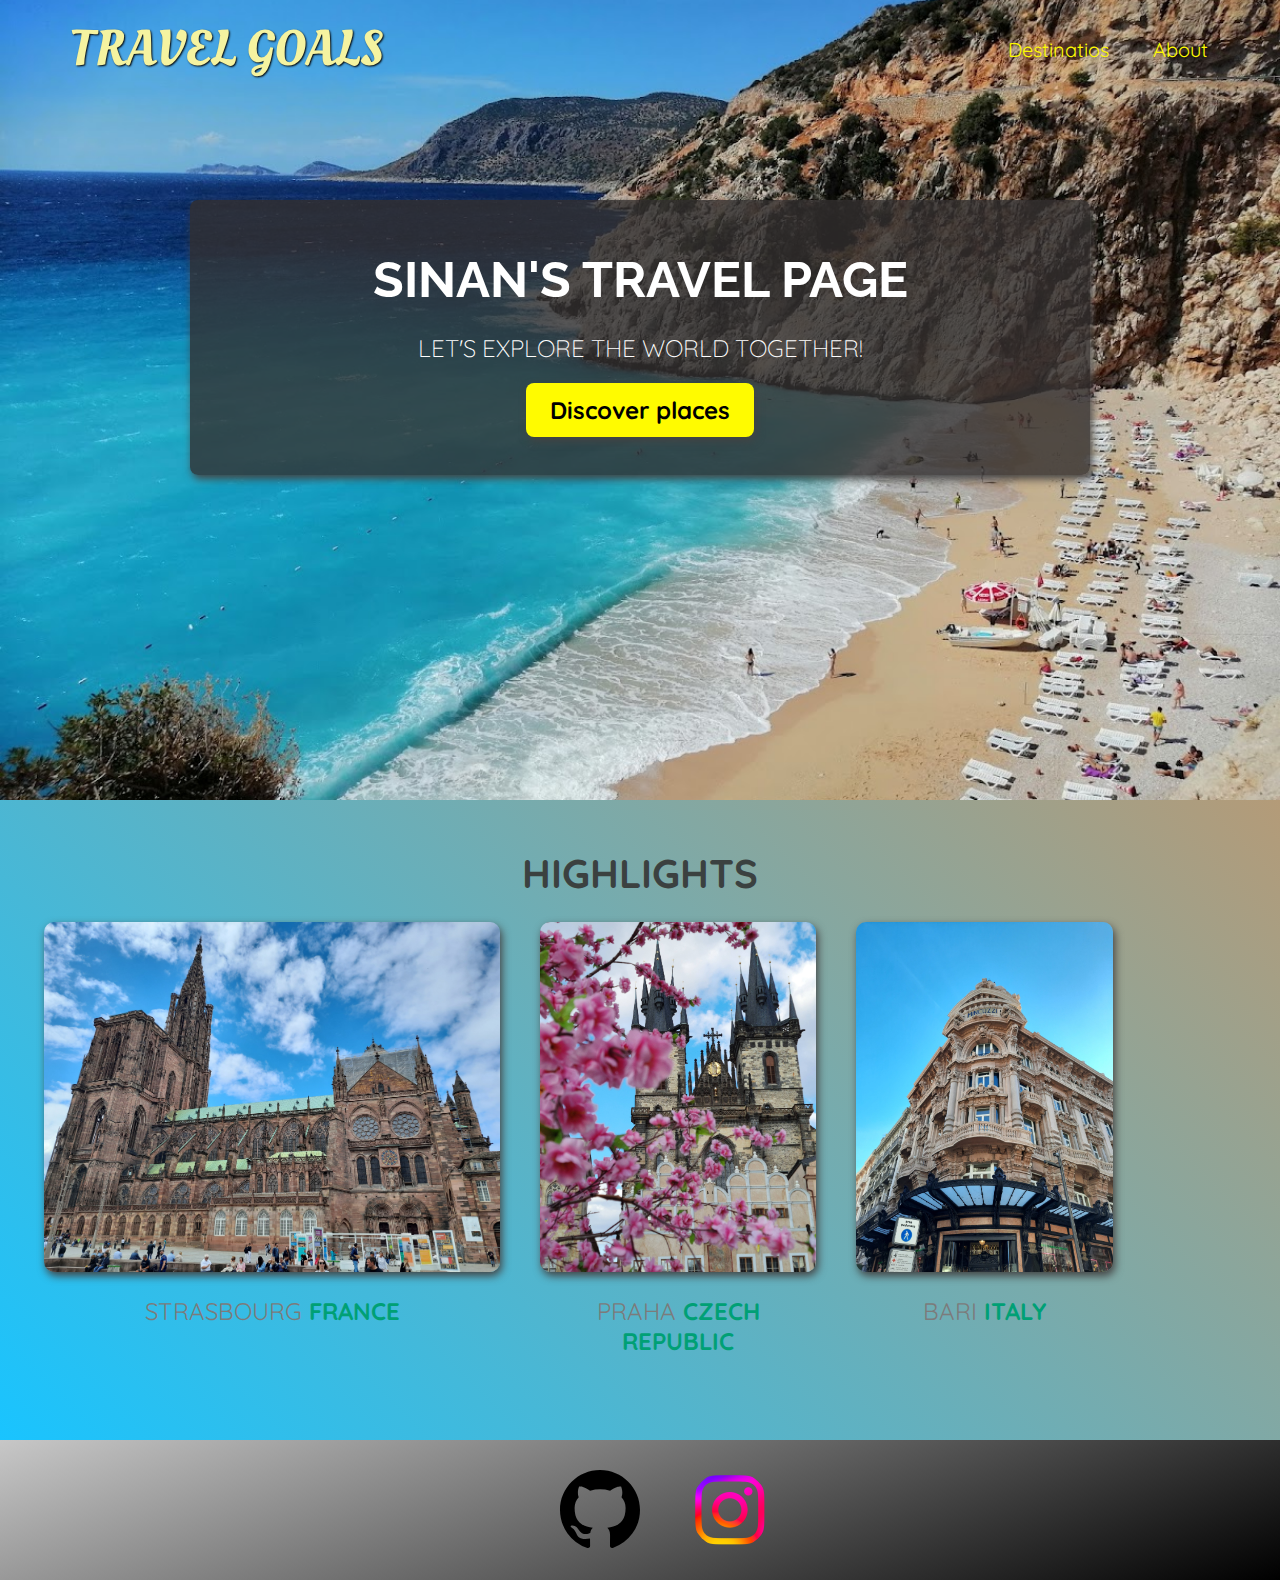
<file: MyTravelPage/index.html>
<!DOCTYPE html>
<html lang="en">
  <head>
    <meta charset="UTF-8" />
    <link
      href="https://fonts.googleapis.com/css2?family=Raleway:wght@700&family=Oleo+Script:wght@700&family=Quicksand:wght@300;500;700&display=swap"
      rel="stylesheet"
    />
    <link rel="stylesheet" href="styles.css" />
    <link rel="stylesheet" href="shared.css">
    <title>Travel Goals</title>
    <link rel="icon" href="./images/icons/icon.png" type="image/png">
  </head>
  <body>
    <!-- Header start -->
    <header >
        <div id="page-logo"> <!-- div is a non-semantic block element -->
            <a href="./index.html"> Travel Goals</a>  <!-- Anchor is a inline element -->
        </div>
      <!-- Navbar start  btw nav is a block element-->
      <nav>
        <ul>
              <li><a href="./places.html"> Destinatios</a></li>
              <li><a href="">About</a></li>
        </ul>
      </nav>
      <!-- Navbar finish -->
    </header>
    <!-- Header finish -->

    <!-- Main start -->
    <main>
        <!-- Section1 start -->
        <section id="hero">
            <div id="hero-content">
                <h1>Sinan's Travel Page</h1>
                <p>let's explore the world together!</p>
                <a class="hover" href="./places.html">Discover places</a>
            </div>
        </section>
        <!-- Section 1 finish -->

        <!-- Section 2 start -->
        <section id="highlights">
            <h2>Highlights</h2>
          <ul  id="destinations">
            <li class="destination">
              <img src="./images/places/France.jpg" alt="">
              <p>Strasbourg <strong>FRANCE</strong> </p>
            </li>
            <li class="destination">
              <img src="./images/places/Czech.jpg" alt="">
              <p>Praha <strong>Czech Republic</strong></p>
            </li>
            <li class="destination" >
              <img src="./images/places/İtaly.jpg" alt="">
              <p>Bari <strong>ITALY </strong></p>
            </li>
          </ul>
        </section>
        <!-- Section 2 finish -->
    </main>
    <!-- Main finish -->

    <!-- Footer start -->
    <footer>
      <ul>
        <li>
          <a href="https://github.com/sinanyucetepe" target="_blank" >
            <svg aria-hidden="true" height="24" viewBox="0 0 16 16" version="1.1" width="24" data-view-component="true" class="octicon octicon-mark-github d-block mr-2 float-left">
            <path d="M8 0c4.42 0 8 3.58 8 8a8.013 8.013 0 0 1-5.45 7.59c-.4.08-.55-.17-.55-.38 0-.27.01-1.13.01-2.2 0-.75-.25-1.23-.54-1.48 1.78-.2 3.65-.88 3.65-3.95 0-.88-.31-1.59-.82-2.15.08-.2.36-1.02-.08-2.12 0 0-.67-.22-2.2.82-.64-.18-1.32-.27-2-.27-.68 0-1.36.09-2 .27-1.53-1.03-2.2-.82-2.2-.82-.44 1.1-.16 1.92-.08 2.12-.51.56-.82 1.28-.82 2.15 0 3.06 1.86 3.75 3.64 3.95-.23.2-.44.55-.51 1.07-.46.21-1.61.55-2.33-.66-.15-.24-.6-.83-1.23-.82-.67.01-.27.38.01.53.34.19.73.9.82 1.13.16.45.68 1.31 2.69.94 0 .67.01 1.3.01 1.49 0 .21-.15.45-.55.38A7.995 7.995 0 0 1 0 8c0-4.42 3.58-8 8-8Z"></path>
            </svg>
          </a>
      </li>
        <li>
          <a href="https://www.instagram.com/sinanyucetepe" target="_blank" >
            <img src="./images/icons/instagram.png" alt="İnstagram icon">
            
          </a>
        </li>
      </ul>
    </footer>
    <!-- Footer finish -->
  </body>
</html>
</file>
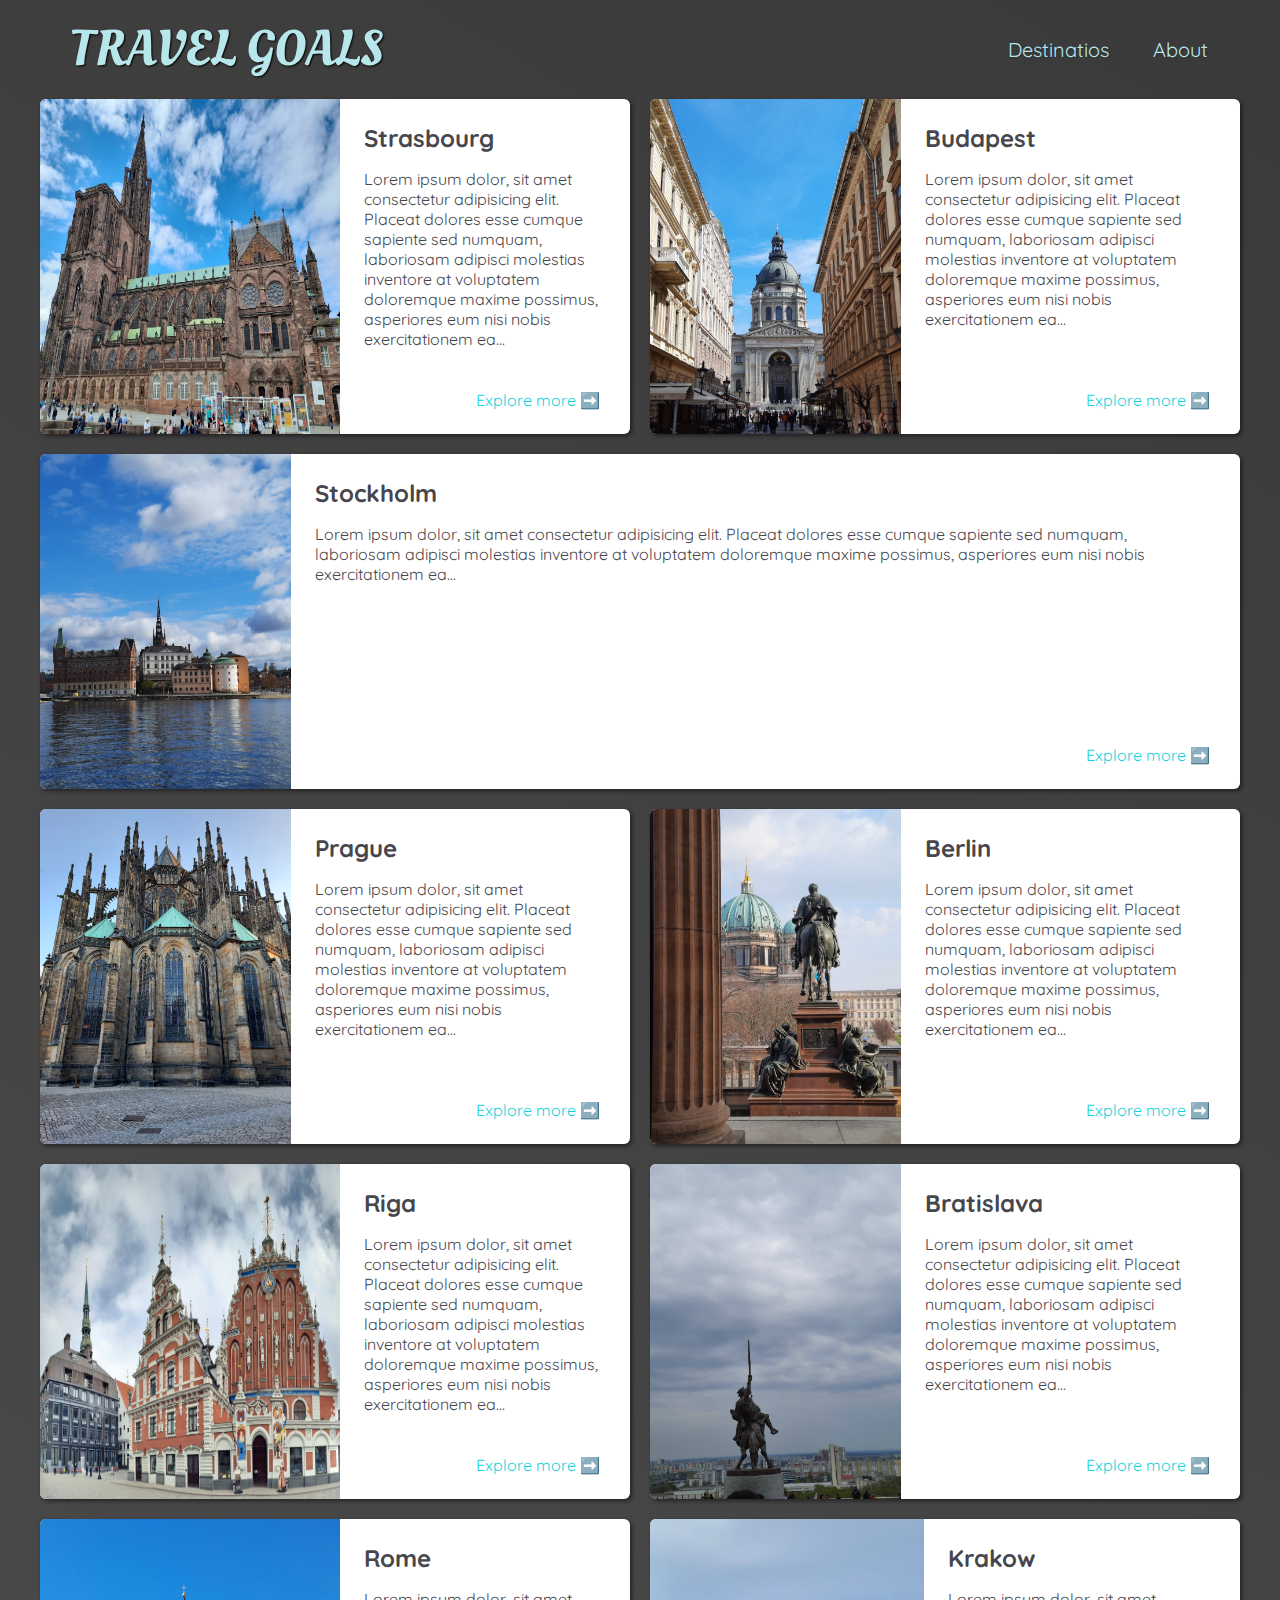
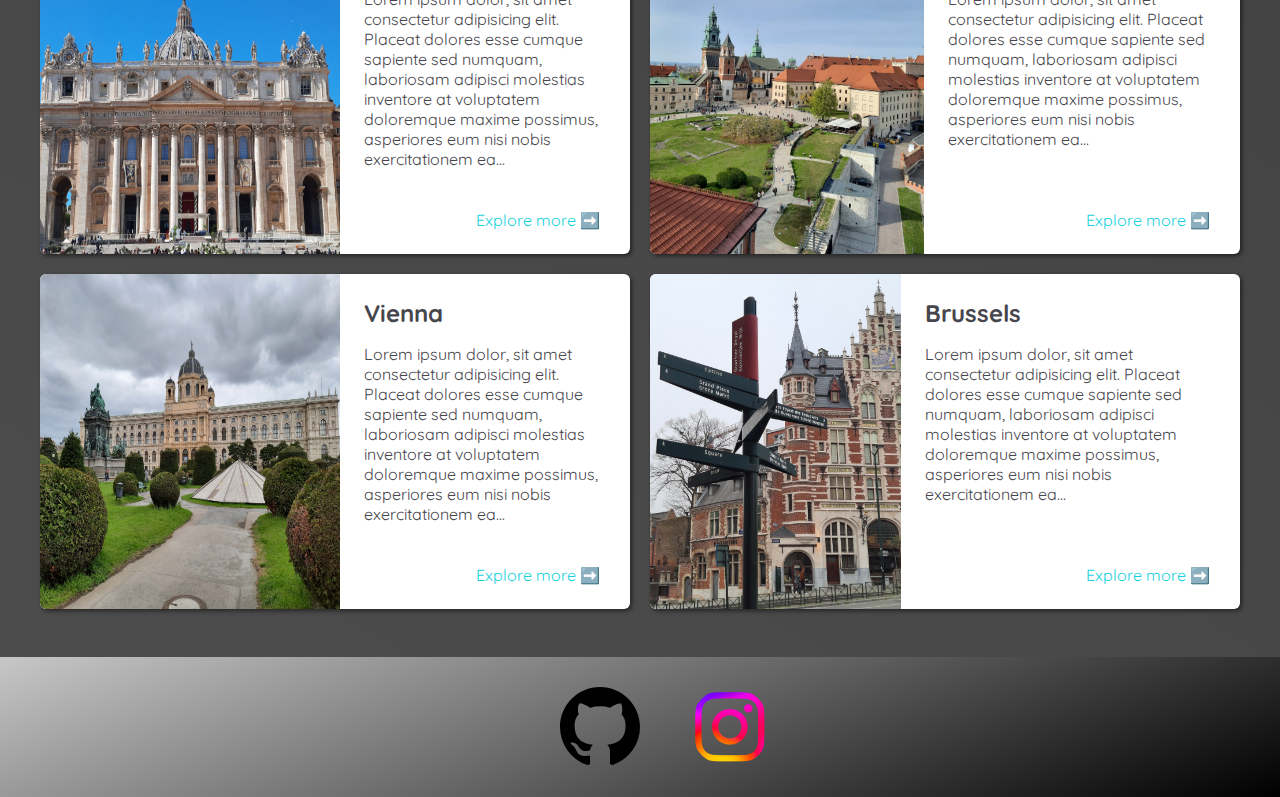
<file: MyTravelPage/places.html>
<!DOCTYPE html>
<html lang="en">
  <head>
    <meta charset="UTF-8" />
    <link
      href="https://fonts.googleapis.com/css2?family=Raleway:wght@700&family=Oleo+Script:wght@700&family=Quicksand:wght@300;500;700&display=swap"
      rel="stylesheet"
    />
    <!-- Proper ordering of CSS rules is crucial for determining the final appearance of a web page.  -->
    <link rel="stylesheet" href="shared.css" />
    <link rel="stylesheet" href="places.css" />
    <link rel="icon" href="./images/icons/icon.png" type="image/png">
    <title>Travel Goals</title>
    
  </head>
  <body>
    <!-- Header start -->
    <header>
      <div id="page-logo">
        <!-- div is a non-semantic block element -->
        <a href="./index.html"> Travel Goals</a>
        <!-- Anchor is a inline element -->
      </div>
      <!-- Navbar start  btw nav is a block element-->
      <nav>
        <ul>
          <li><a href="./places.html"> Destinatios</a></li>
          <li><a href="">About</a></li>
        </ul>
      </nav>
      <!-- Navbar finish -->
    </header>
    <!-- main element start -->
    <main>
      <ul>
        <li>
          <img src="./images/places/France.jpg" alt="City of Strasbourg " />
          <div class="item-content">
            <div>
              <h2>Strasbourg</h2>
              <!--Headline for every each city -->
              <p>
                Lorem ipsum dolor, sit amet consectetur adipisicing elit. Placeat
                dolores esse cumque sapiente sed numquam, laboriosam adipisci
                molestias inventore at voluptatem doloremque maxime possimus,
                asperiores eum nisi nobis exercitationem ea...
              </p>
            </div>
            <!-- below for extra info link  -->
            <div class="actions">
              <a class="link" target="_blank" href="https://en.wikipedia.org/wiki/Strasbourg"
                >Explore more ➡️</a
              >
            </div>
          </div>
        </li>
        <li>
          <img src="./images/places/budapest.png" alt="City of Budapest " />
          <div class="item-content">
            <div>
              <h2>Budapest</h2>
              <!--Headline for every each city -->
              <p>
                Lorem ipsum dolor, sit amet consectetur adipisicing elit. Placeat
                dolores esse cumque sapiente sed numquam, laboriosam adipisci
                molestias inventore at voluptatem doloremque maxime possimus,
                asperiores eum nisi nobis exercitationem ea...
              </p>
            </div>
            <!-- below for extra info link  -->
            <div class="actions">
              <a class="link" target="_blank" href="https://en.wikipedia.org/wiki/Budapest"
                >Explore more ➡️</a
              >
            </div>
          </div>
        </li>
        <li>
          <img src="./images/places/Stockholm.png" alt="City of Stockholm " />
          <div class="item-content">
            <div>
              <h2>Stockholm</h2>
              <!--Headline for every each city -->
              <p>
                Lorem ipsum dolor, sit amet consectetur adipisicing elit. Placeat
                dolores esse cumque sapiente sed numquam, laboriosam adipisci
                molestias inventore at voluptatem doloremque maxime possimus,
                asperiores eum nisi nobis exercitationem ea...
              </p>
            </div>
            <!-- below for extra info link  -->
            <div class="actions">
              <a class="link" target="_blank" href="https://en.wikipedia.org/wiki/Stockholm"
                >Explore more ➡️</a
              >
            </div>
          </div>
        </li>
        <li>
          <img src="./images/places/Praha.png" alt="City of Prague " />
          <div class="item-content">
            <div>
              <h2>Prague</h2>
              <!--Headline for every each city -->
              <p>
                Lorem ipsum dolor, sit amet consectetur adipisicing elit. Placeat
                dolores esse cumque sapiente sed numquam, laboriosam adipisci
                molestias inventore at voluptatem doloremque maxime possimus,
                asperiores eum nisi nobis exercitationem ea...
              </p>
            </div>
            <!-- below for extra info link  -->
            <div class="actions">
              <a class="link" target="_blank" href="https://en.wikipedia.org/wiki/Prague"
                >Explore more ➡️</a
              >
            </div>
          </div>
        </li>
        <li>
          <img src="./images/places/Berlin.png" alt="City of Berlin " />
          <div class="item-content">
            <div>
              <h2>Berlin</h2>
              <!--Headline for every each city -->
              <p>
                Lorem ipsum dolor, sit amet consectetur adipisicing elit. Placeat
                dolores esse cumque sapiente sed numquam, laboriosam adipisci
                molestias inventore at voluptatem doloremque maxime possimus,
                asperiores eum nisi nobis exercitationem ea...
              </p>
            </div>
            <!-- below for extra info link  -->
            <div class="actions">
              <a class="link" target="_blank" href="https://en.wikipedia.org/wiki/Berlin"
                >Explore more ➡️</a
              >
            </div>
          </div>
        </li>
        
        <li>
          <img src="./images/places/Riga.png" alt="City of Riga " />
          <div class="item-content">
            <div>
              <h2>Riga</h2>
              <!--Headline for every each city -->
              <p>
                Lorem ipsum dolor, sit amet consectetur adipisicing elit. Placeat
                dolores esse cumque sapiente sed numquam, laboriosam adipisci
                molestias inventore at voluptatem doloremque maxime possimus,
                asperiores eum nisi nobis exercitationem ea...
              </p>
            </div>
            <!-- below for extra info link  -->
            <div class="actions">
              <a class="link" target="_blank" href="https://en.wikipedia.org/wiki/Riga"
                >Explore more ➡️</a
              >
            </div>
          </div>
        </li>
        <li>
          <img src="./images/places/Bratislava.png" alt="City of Bratislava " />
          <div class="item-content">
            <div>
              <h2>Bratislava</h2>
              <!--Headline for every each city -->
              <p>
                Lorem ipsum dolor, sit amet consectetur adipisicing elit. Placeat
                dolores esse cumque sapiente sed numquam, laboriosam adipisci
                molestias inventore at voluptatem doloremque maxime possimus,
                asperiores eum nisi nobis exercitationem ea...
              </p>
            </div>
            <!-- below for extra info link  -->
            <div class="actions">
              <a class="link" target="_blank" href="https://en.wikipedia.org/wiki/Bratislava"
                >Explore more ➡️</a
              >
            </div>
          </div>
        </li>
        <li>
          <img src="./images/places/Rome.png" alt="City of Rome " />
          <div class="item-content">
            <div>
              <h2>Rome</h2>
              <!--Headline for every each city -->
              <p>
                Lorem ipsum dolor, sit amet consectetur adipisicing elit. Placeat
                dolores esse cumque sapiente sed numquam, laboriosam adipisci
                molestias inventore at voluptatem doloremque maxime possimus,
                asperiores eum nisi nobis exercitationem ea...
              </p>
            </div>
            <!-- below for extra info link  -->
            <div class="actions">
              <a class="link" target="_blank" href="https://en.wikipedia.org/wiki/Rome"
                >Explore more ➡️</a
              >
            </div>
          </div>
        </li>
        <li>
          <img src="./images/places/Krakow.jpg" alt="City of Krakow " />
          <div class="item-content">
            <div>
              <h2>Krakow</h2>
              <!--Headline for every each city -->
              <p>
                Lorem ipsum dolor, sit amet consectetur adipisicing elit. Placeat
                dolores esse cumque sapiente sed numquam, laboriosam adipisci
                molestias inventore at voluptatem doloremque maxime possimus,
                asperiores eum nisi nobis exercitationem ea...
              </p>
            </div>
            <!-- below for extra info link  -->
            <div class="actions">
              <a class="link" target="_blank" href="https://en.wikipedia.org/wiki/Krakow"
                >Explore more ➡️</a
              >
            </div>
          </div>
        </li>
        <li>
          <img src="./images/places/Vienna.png" alt="City of Vienna  " />
          <div class="item-content">
            <div>
              <h2>Vienna </h2>
              <!--Headline for every each city -->
              <p>
                Lorem ipsum dolor, sit amet consectetur adipisicing elit. Placeat
                dolores esse cumque sapiente sed numquam, laboriosam adipisci
                molestias inventore at voluptatem doloremque maxime possimus,
                asperiores eum nisi nobis exercitationem ea...
              </p>
            </div>
            <!-- below for extra info link  -->
            <div class="actions">
              <a class="link" target="_blank" href="https://en.wikipedia.org/wiki/Vienna "
                >Explore more ➡️</a
              >
            </div>
          </div>
        </li>
        <li>
          <img src="./images/places/Brussels.png" alt="City of Brussels  " />
          <div class="item-content">
            <div>
              <h2>Brussels </h2>
              <!--Headline for every each city -->
              <p>
                Lorem ipsum dolor, sit amet consectetur adipisicing elit. Placeat
                dolores esse cumque sapiente sed numquam, laboriosam adipisci
                molestias inventore at voluptatem doloremque maxime possimus,
                asperiores eum nisi nobis exercitationem ea...
              </p>
            </div>
            <!-- below for extra info link  -->
            <div class="actions">
              <a class="link" target="_blank" href="https://en.wikipedia.org/wiki/Brussels "
                >Explore more ➡️</a
              >
            </div>
          </div>
        </li>
        
      </ul>
    </main>
    <!-- main element finish -->
    <!-- Footer start -->
    <footer>
      <ul>
        <li>
          <a href="https://github.com/sinanyucetepe" target="_blank">
            <svg
              aria-hidden="true"
              height="24"
              viewBox="0 0 16 16"
              version="1.1"
              width="24"
              data-view-component="true"
              class="octicon octicon-mark-github d-block mr-2 float-left"
            >
              <path
                d="M8 0c4.42 0 8 3.58 8 8a8.013 8.013 0 0 1-5.45 7.59c-.4.08-.55-.17-.55-.38 0-.27.01-1.13.01-2.2 0-.75-.25-1.23-.54-1.48 1.78-.2 3.65-.88 3.65-3.95 0-.88-.31-1.59-.82-2.15.08-.2.36-1.02-.08-2.12 0 0-.67-.22-2.2.82-.64-.18-1.32-.27-2-.27-.68 0-1.36.09-2 .27-1.53-1.03-2.2-.82-2.2-.82-.44 1.1-.16 1.92-.08 2.12-.51.56-.82 1.28-.82 2.15 0 3.06 1.86 3.75 3.64 3.95-.23.2-.44.55-.51 1.07-.46.21-1.61.55-2.33-.66-.15-.24-.6-.83-1.23-.82-.67.01-.27.38.01.53.34.19.73.9.82 1.13.16.45.68 1.31 2.69.94 0 .67.01 1.3.01 1.49 0 .21-.15.45-.55.38A7.995 7.995 0 0 1 0 8c0-4.42 3.58-8 8-8Z"
              ></path>
            </svg>
          </a>
        </li>
        <li>
          <a href="https://www.instagram.com/sinanyucetepe" target="_blank">
            <img src="./images/icons/instagram.png" alt="İnstagram icon" />
          </a>
        </li>
      </ul>
    </footer>
    <!-- Footer finish -->
  </body>
</html>
</file>
<file: MyTravelPage/styles.css>
#hero{
    height: 800px;
    background-image: url("./images/places/Antalya.jpg");
    background-position: center;
    background-size: cover;
}
#hero-content{
    width: 900px;
    background-color: rgba(51, 47, 47, 0.8);
    box-shadow: 2px 4px 8px rgb(68, 67, 67);
    border-radius: 8px;
    text-align: center;
    padding: 50px 0;
    margin: 0 auto ;
    position: relative;
    top: 200px;
}
#hero-content h1{
    color: white;
    text-transform: uppercase;
    font-size: 50px;
    font-family: "Raleway", sans-serif;
    margin: 0;
}
#hero-content  p {
    color: white;
    text-transform: uppercase;
    font-size: 24px;
    font-weight:300;
    margin-bottom: 32px;
}
#hero-content a {
    text-decoration: none;
    background-color: rgb(255, 251, 0);
    padding: 12px 24px;
    color:black;
    font-size:24px;
    font-weight: bold;
    border-radius: 8px;
    box-shadow: 2px 4px 8px rgb(68, 67, 67);
}
#hero-content a:hover{
    background-color:rgb(255, 225, 0) ;
}
#highlights{
    padding: 24px;
    background: linear-gradient(225deg, rgb(180, 155, 120), rgb(25, 196, 270));    

}
#highlights h2{
    text-transform: uppercase;
    text-align: center;
    font-size:40px ;
    color: rgb(59, 65, 64);
    margin: 24px 0;
}
#destinations{
    display: flex;
    width: 90%;
    /* margin: auto; */
    margin-bottom: 40px;
    justify-content: space-around;    
}
.destination{
    margin: 0 20px ;
    text-transform: uppercase;
}
.destination p {
    text-align: center;
    font-size:24px ;
    color: rgb(124, 123, 123);
    margin: 20px 0;

}
.destination img {
    height: 350px;
    width: 100%;
    box-shadow: 2px 4px 8px rgb(68, 67, 67);
    border-radius: 10px;
    object-fit:cover;   
}
.destination strong{
    color: rgb(0, 160, 117);
}
</file>
<file: MyTravelPage/shared.css>
body{
    font-family: "Quicksand", sans-serif ;
    margin: 0;
}
ul{
    list-style: none;  /* hiding list dots */
    margin: 0;
    padding: 0;
}
header{
    display: flex;
    justify-content: space-between;
    align-items: center;
    padding: 15px 60px;
    position: absolute;
    width: 100%;
    top: 0;
    left: 0;
    box-sizing: border-box;
    }
#page-logo a{
    padding: 10px;
    font-family: "Oleo Script", sans-serif;
    color: rgb(245, 243, 160);
    font-size: 50px;
    text-decoration: none;
    text-transform: uppercase;
    text-shadow: 1px 1px 2px rgb(0, 0, 0);
}
header ul{
    display: flex;
}
header li {
    margin-left:20px ;
}

header a {
    list-style: none;
    text-decoration: none;
    color: rgb(255, 251, 0);
    font-size: 20px;
    padding: 12px;
    text-shadow: 1px 1px 2px rgba(0, 0, 0, 0.2) ;
    border-radius: 8px;
}
header nav a:hover{
    color: rgb(77, 77, 77);
    background-color: rgb(255, 251, 0);
    
}

footer{ 
    background: linear-gradient(160deg, rgb(199 199 199), rgb(0 0 0));
    padding: 30px 0;
   
}
footer ul {
    display: flex;
    justify-content:center;
}
footer li {
    width: 80px;
    height: 80px;
    margin-left: 50px;
}
footer svg{
    width: 100%;
    height: 100%;
    
}
footer img{
    width: 100%;
    height: 100%;
    border-radius: 100%;
}
</file>
<file: MyTravelPage/places.css>
body {
  background: linear-gradient(30deg, rgb(77, 77, 77), rgb(58, 58, 58));
  color: rgb(70, 70, 76);

}
#page-logo a {
color: rgb(183, 230, 235);
}
header a {
  color: rgb(183, 230, 235);

}
header nav a:hover{
  background-color: rgb(183, 230, 235);
  color: rgb(59, 59, 59);
}
header {
  position: static;
  /* static is default */
}
main ul {
  width: 1200px;
  margin: 0 auto 48px auto;
  display: grid;
  grid-template-columns: 1fr 1fr;
  gap: 20px 20px;  
  
}
li:nth-of-type(3) {
  grid-column: 1 /  span 2;
}
main li {
  display: flex;
  background-color: white;
  box-shadow: 2px 2px 4px rgba(0, 0, 0, 0.5);
  border-radius: 6px;
  overflow: hidden;

  
}
main li img {
  height: 335px;
  width: 300px;

}
.item-content {
  padding: 24px;
  display: flex;
  flex-direction: column;
  justify-content: space-between;
}
.item-content h2{
  margin: 0;
}
.actions {
  text-align: right;
}
.link {
  text-decoration: none;
  color: rgb(22, 210, 219);
  padding: 6px;
  border-radius: 6px;
}
.link:hover{
    background-color: rgb(230, 251, 255);
}
</file>
